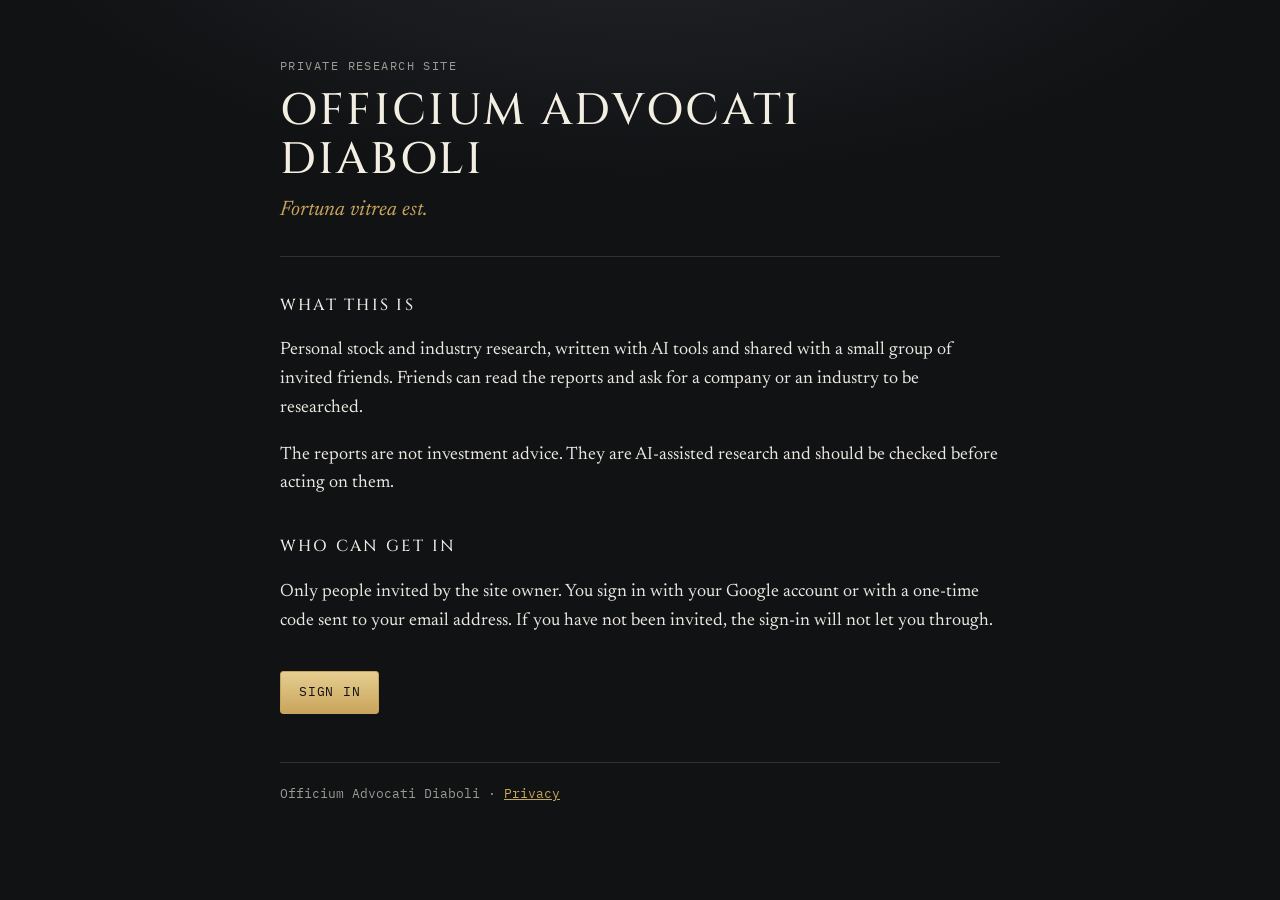
<file: about.html>
<!doctype html>
<html lang="en">
<head>
<meta charset="utf-8">
<meta name="viewport" content="width=device-width,initial-scale=1,viewport-fit=cover">
<title>Officium Advocati Diaboli</title>
<meta name="description" content="A private site of stock and industry research, shared with invited friends.">
<link rel="preconnect" href="https://fonts.googleapis.com">
<link rel="preconnect" href="https://fonts.gstatic.com" crossorigin>
<link rel="stylesheet" href="https://fonts.googleapis.com/css2?family=Cinzel:wght@500&family=IBM+Plex+Mono:wght@400;500&family=Newsreader:ital,opsz,wght@0,6..72,400;1,6..72,400&display=swap">
<style>
/* Public page: the only one reachable without signing in (with privacy.html), so it carries its own styles
   instead of site.css, which sits behind the sign-in. Same palette as the site. */
:root { --bg: #111214; --surface: #191b1e; --ink: #ebe8e1; --muted: #9c9a93; --rule: #2d3035; --accent: #c9a55c; color-scheme: dark; }
* { box-sizing: border-box; }
html { background: var(--bg); }
body { margin: 0; min-height: 100vh; background: radial-gradient(900px 420px at 50% -120px, #24272c 0%, rgba(36, 39, 44, 0) 70%), var(--bg);
  color: var(--ink); font-family: "Newsreader", Georgia, serif; font-size: 18px; line-height: 1.6; padding: 0 16px 64px; }
.wrap { max-width: 720px; margin: 0 auto; }
.top { padding: 56px 0 28px; border-bottom: 1px solid var(--rule); }
.eyebrow { font-family: "IBM Plex Mono", ui-monospace, monospace; font-size: 12px; letter-spacing: .12em; text-transform: uppercase; color: var(--muted); }
h1 { font-family: "Cinzel", "Times New Roman", serif; font-weight: 500; font-size: clamp(26px, 6vw, 44px); line-height: 1.1; letter-spacing: .06em;
  text-transform: uppercase; margin: 12px 0 10px; color: #f3eee2; }
.motto { margin: 0; font-style: italic; color: var(--accent); font-size: 21px; }
h2 { font-family: "Cinzel", serif; font-weight: 500; font-size: 16px; letter-spacing: .14em; text-transform: uppercase; margin: 36px 0 8px; }
p, li { color: var(--ink); }
.muted { color: var(--muted); }
a { color: var(--accent); }
.btn { display: inline-block; margin-top: 18px; font-family: "IBM Plex Mono", monospace; font-size: 13px; letter-spacing: .06em; text-transform: uppercase;
  color: var(--bg); background: linear-gradient(180deg, #e6cd90, var(--accent)); border: 1px solid var(--accent); border-radius: 3px; padding: 10px 18px; text-decoration: none; }
footer { margin-top: 48px; padding-top: 20px; border-top: 1px solid var(--rule); font-family: "IBM Plex Mono", monospace; font-size: 12.5px; color: var(--muted); }
</style>
</head>
<body>
<div class="wrap">
  <header class="top">
    <div class="eyebrow">Private research site</div>
    <h1>Officium Advocati Diaboli</h1>
    <p class="motto">Fortuna vitrea est.</p>
  </header>

  <h2>What this is</h2>
  <p>Personal stock and industry research, written with AI tools and shared with a small group of invited friends. Friends can read the reports and ask for a company or an industry to be researched.</p>
  <p>The reports are not investment advice. They are AI-assisted research and should be checked before acting on them.</p>

  <h2>Who can get in</h2>
  <p>Only people invited by the site owner. You sign in with your Google account or with a one-time code sent to your email address. If you have not been invited, the sign-in will not let you through.</p>
  <a class="btn" href="./">Sign in</a>

  <footer>Officium Advocati Diaboli · <a href="privacy">Privacy</a></footer>
</div>
</body>
</html>
</file>
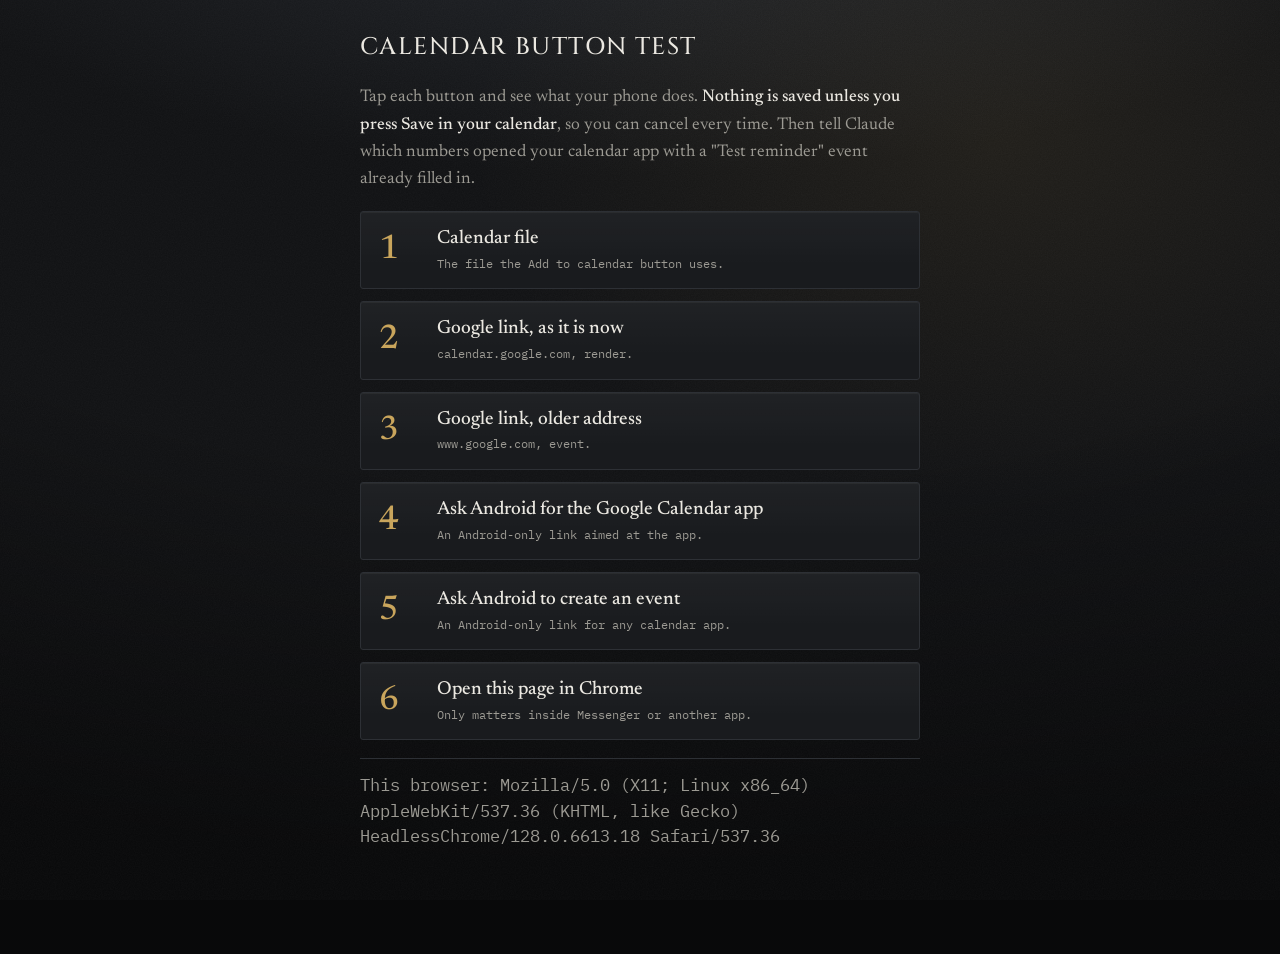
<file: calendar-test.html>
<!doctype html>
<html lang="en">
<head>
<meta charset="utf-8">
<meta name="viewport" content="width=device-width,initial-scale=1">
<meta name="robots" content="noindex">
<title>Calendar button test · Officium Advocati Diaboli</title>
<link rel="icon" type="image/png" href="brand/favicon.png">
<link rel="stylesheet" href="https://fonts.googleapis.com/css2?family=Cinzel:wght@500&family=IBM+Plex+Mono:wght@400;500&family=Newsreader:opsz,wght@6..72,400;6..72,500&display=swap">
<link rel="stylesheet" href="site.css">
<style>
/* A temporary page for trying, on a real phone, which kind of link opens the calendar app with the event filled in.
   Delete it once the report page uses the one that works. */
.t-wrap { max-width: 560px; margin-inline: auto; padding-block: 28px 40px; display: grid; gap: 18px; }
.t-wrap h1 { font-family: var(--f-title); font-weight: 500; font-size: 24px; letter-spacing: .06em; text-transform: uppercase; margin: 0; }
.t-wrap p { margin: 0; color: var(--muted); font-size: 17px; }
.t-wrap p b { color: var(--ink); font-weight: 500; }
.t-list { list-style: none; margin: 0; padding: 0; display: grid; gap: 12px; }
.t-list a {
  display: grid; grid-template-columns: 44px minmax(0, 1fr); gap: 4px 14px; align-items: center; text-decoration: none; color: var(--ink);
  padding: 16px 18px; border: 1px solid var(--rule); border-radius: 3px;
  background: linear-gradient(180deg, rgba(255, 255, 255, .03), rgba(255, 255, 255, 0) 70%), var(--surface);
  box-shadow: inset 0 1px 0 rgba(255, 255, 255, .045);
}
.t-list a:active { border-color: var(--accent); }
.t-list .n { grid-row: 1 / 3; font-family: var(--f-body); font-weight: 500; font-size: 34px; line-height: 1; color: var(--accent); }
.t-list b { font-family: var(--f-body); font-weight: 500; font-size: 19px; line-height: 1.2; }
.t-list span { font-family: var(--f-mono); font-size: 12px; line-height: 1.45; color: var(--muted); }
.t-note { font-family: var(--f-mono); font-size: 12.5px; line-height: 1.5; color: var(--muted); border-top: 1px solid var(--rule); padding-top: 14px; overflow-wrap: anywhere; }
.t-flag { font-family: var(--f-mono); font-size: 13px; line-height: 1.5; color: var(--warn); background: var(--warn-soft); border-radius: 3px; padding: 10px 12px; }
</style>
</head>
<body>
<div class="wrap t-wrap">
  <h1>Calendar button test</h1>
  <p>Tap each button and see what your phone does. <b>Nothing is saved unless you press Save in your calendar</b>, so you can cancel every time. Then tell Claude which numbers opened your calendar app with a "Test reminder" event already filled in.</p>
  <p class="t-flag" id="came" hidden></p>
  <p class="t-flag" id="inapp" hidden>This page is open inside another app's built-in browser. Try the buttons here first, then tap 6 and try them again in Chrome.</p>
  <ol class="t-list" id="list"></ol>
  <p class="t-note" id="ua"></p>
</div>
<script>
const day = new Date(Date.now() + 864e5), next = new Date(Date.now() + 2 * 864e5);
const ymd = d => d.toISOString().slice(0, 10).replaceAll("-", "");
const title = "Test reminder (delete me)", notes = "Test from the reports site.\nLine two of the notes.";
const here = location.origin + location.pathname;
const q = "action=TEMPLATE&text=" + encodeURIComponent(title) + "&dates=" + ymd(day) + "/" + ymd(next) + "&details=" + encodeURIComponent(notes);
const back = n => encodeURIComponent(here + "?fell-back=" + n);
const utc = d => Date.UTC(d.getUTCFullYear(), d.getUTCMonth(), d.getUTCDate());
const tests = [
  ["Calendar file", "The file the Add to calendar button uses.", "calendar/pentair-2026-10-23-q3-2026-results.ics"],
  ["Google link, as it is now", "calendar.google.com, render.", "https://calendar.google.com/calendar/render?" + q],
  ["Google link, older address", "www.google.com, event.", "https://www.google.com/calendar/event?" + q],
  ["Ask Android for the Google Calendar app", "An Android-only link aimed at the app.", "intent://calendar.google.com/calendar/render?" + q + "#Intent;scheme=https;package=com.google.android.calendar;S.browser_fallback_url=" + back(4) + ";end"],
  ["Ask Android to create an event", "An Android-only link for any calendar app.", "intent:#Intent;action=android.intent.action.INSERT;type=vnd.android.cursor.dir/event;S.title=" + encodeURIComponent(title) + ";S.description=" + encodeURIComponent(notes) + ";l.beginTime=" + utc(day) + ";l.endTime=" + utc(next) + ";B.allDay=true;S.browser_fallback_url=" + back(5) + ";end"],
  ["Open this page in Chrome", "Only matters inside Messenger or another app.", "intent://" + location.host + location.pathname + "#Intent;scheme=https;package=com.android.chrome;S.browser_fallback_url=" + back(6) + ";end"],
];
document.getElementById("list").innerHTML = tests.map(([name, hint, url], i) =>
  `<li><a href="${url.replace(/&/g, "&amp;").replace(/"/g, "&quot;")}"><span class="n">${i + 1}</span><b>${name}</b><span>${hint}</span></a></li>`).join("");
const fell = new URLSearchParams(location.search).get("fell-back");
if (fell) { const el = document.getElementById("came"); el.hidden = false; el.textContent = `Button ${fell} was not accepted by this phone and came back here. That counts as "did not work".`; }
const ua = navigator.userAgent;
if (/FBAN|FBAV|FB_IAB|Messenger|Instagram|Line\/|TikTok|; wv\)/i.test(ua)) document.getElementById("inapp").hidden = false;
document.getElementById("ua").textContent = "This browser: " + ua;
</script>
</body>
</html>
</file>
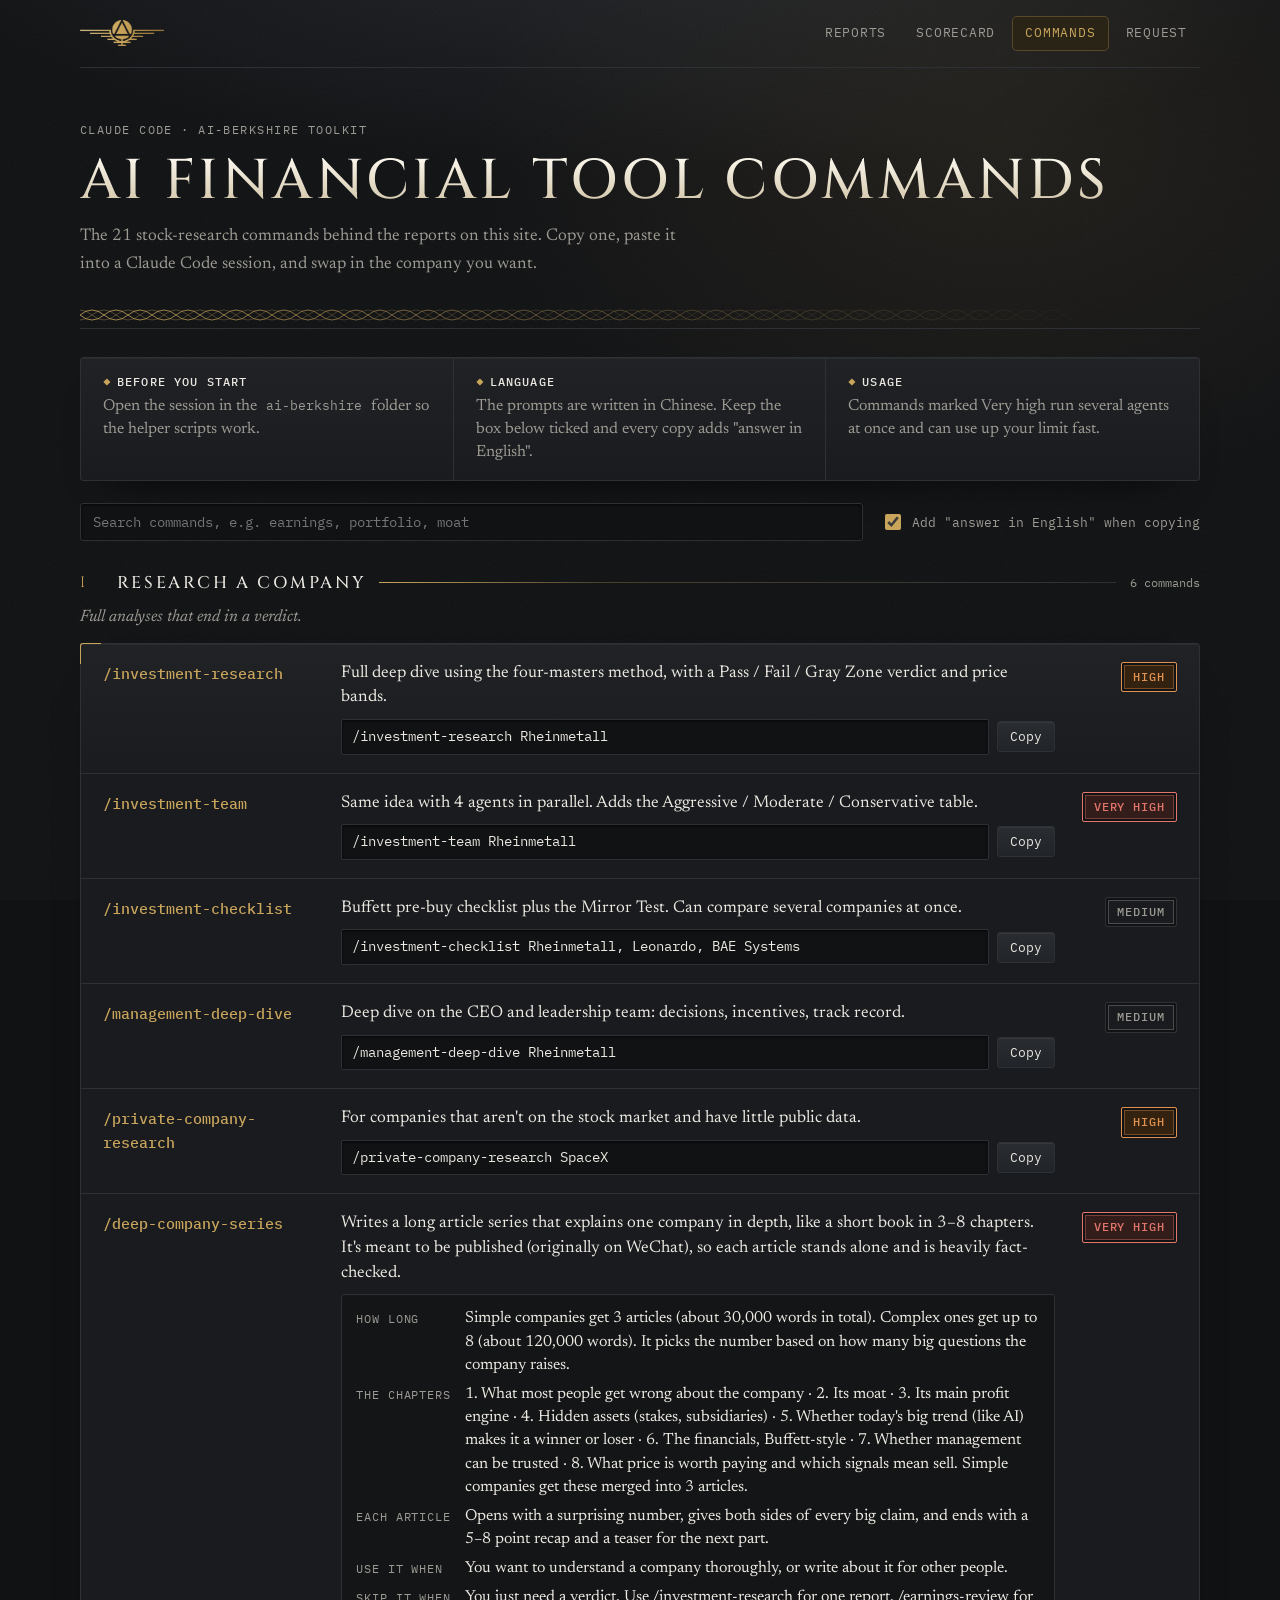
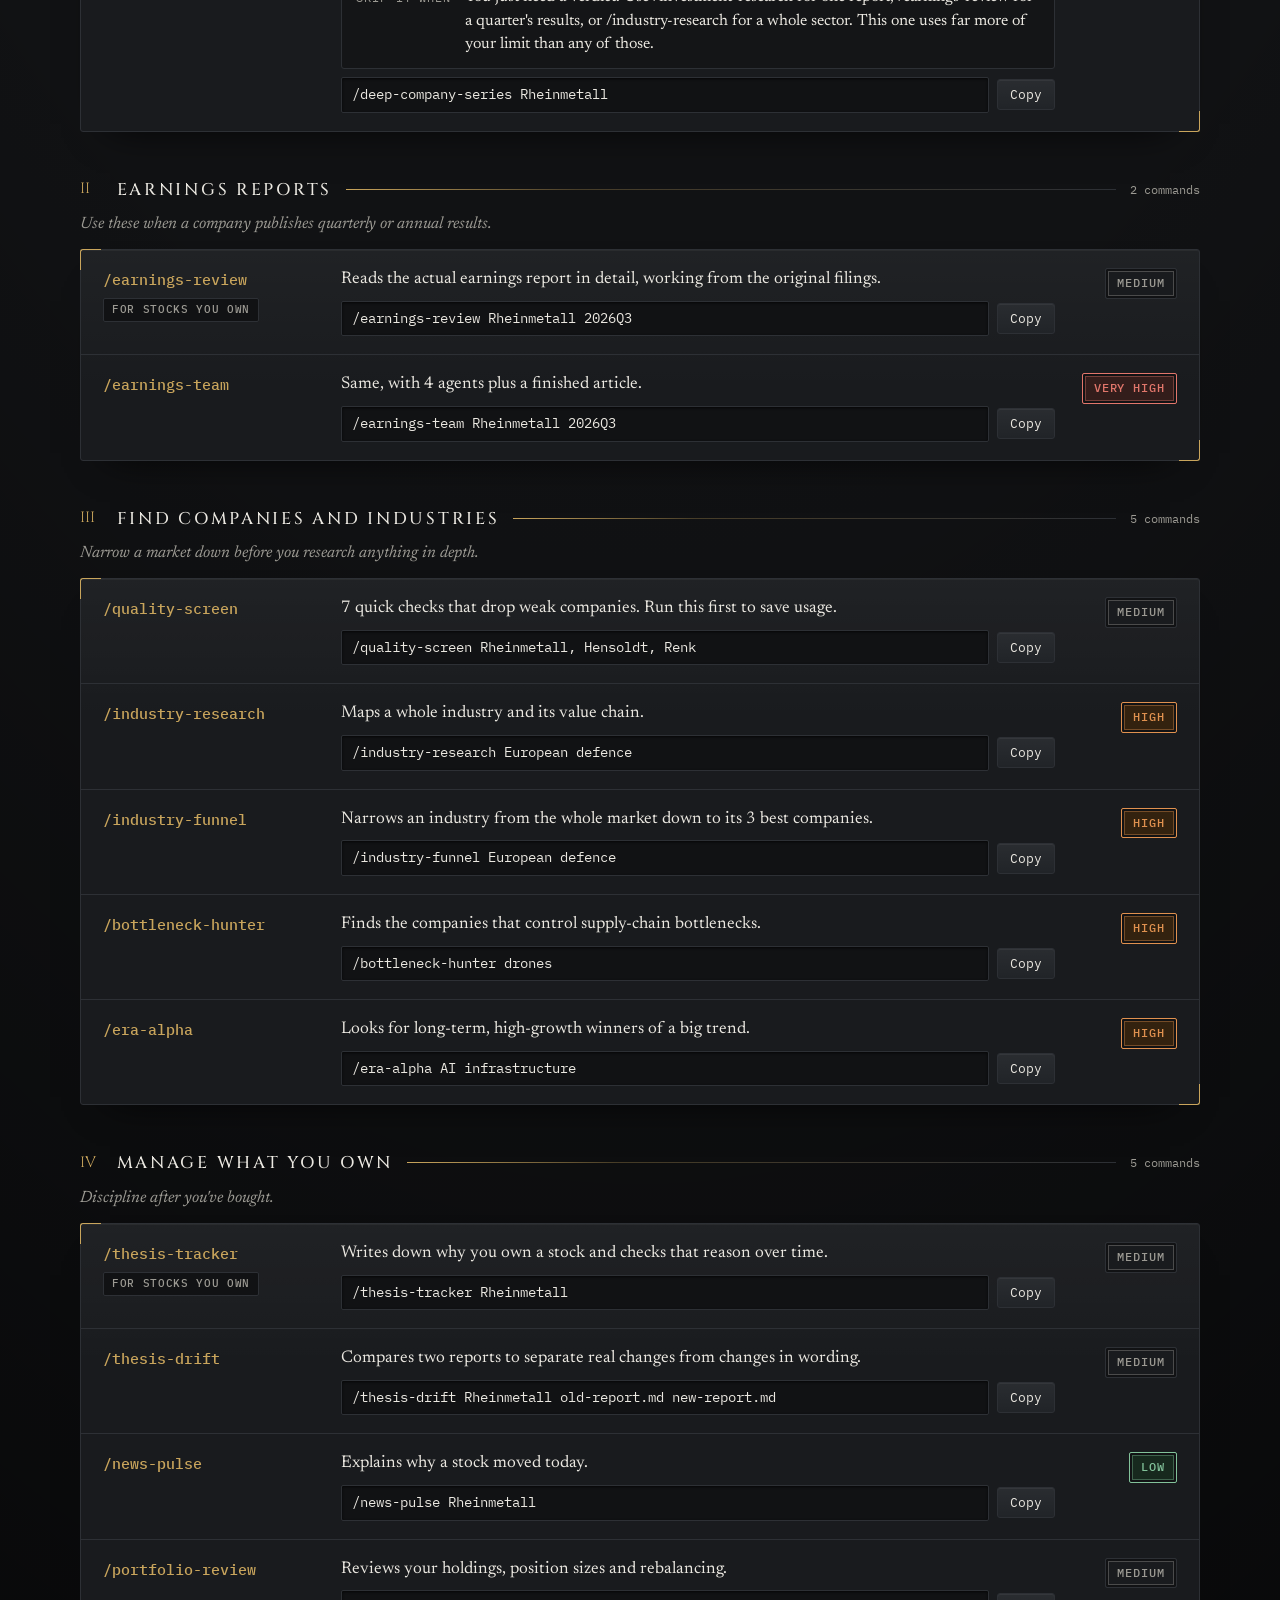
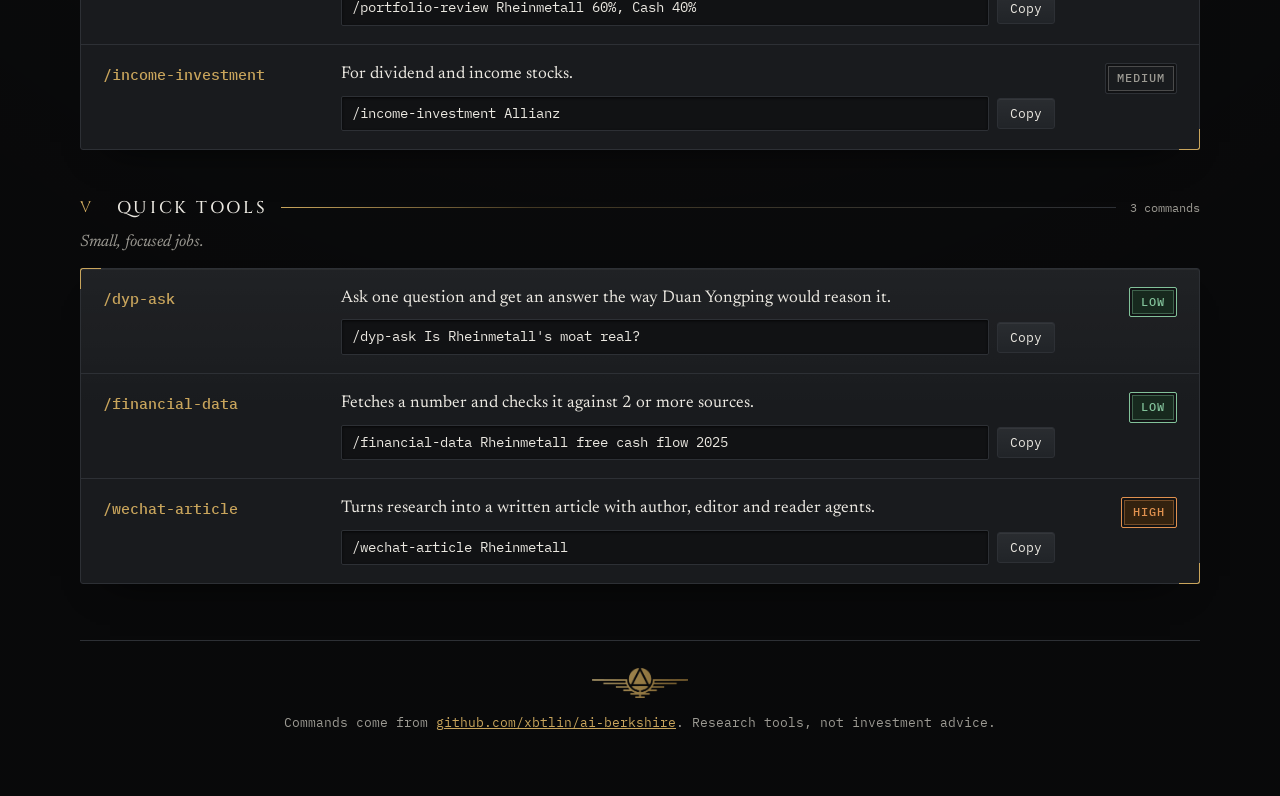
<file: commands.html>
<!doctype html>
<html lang="en">
<head>
<meta charset="utf-8">
<meta name="viewport" content="width=device-width,initial-scale=1,viewport-fit=cover">
<title>AI Financial Tool Commands · Officium Advocati Diaboli</title>
<meta name="description" content="The 21 stock-research commands behind the Officium Advocati Diaboli reports, with examples and usage cost.">
<meta property="og:type" content="website">
<meta property="og:site_name" content="Officium Advocati Diaboli">
<meta property="og:title" content="AI Financial Tool Commands">
<meta property="og:description" content="The 21 stock-research commands behind these reports, with examples and usage cost.">
<meta property="og:url" content="https://turnivor.github.io/investment-reports/commands.html">
<meta property="og:image" content="https://turnivor.github.io/investment-reports/og.png">
<meta property="og:image:width" content="1200">
<meta property="og:image:height" content="630">
<meta name="twitter:card" content="summary_large_image">
<link rel="icon" type="image/png" href="brand/favicon.png">
<link rel="apple-touch-icon" href="brand/apple-touch-icon.png">
<link rel="preconnect" href="https://fonts.googleapis.com">
<link rel="preconnect" href="https://fonts.gstatic.com" crossorigin>
<link rel="stylesheet" href="https://fonts.googleapis.com/css2?family=Cinzel:wght@500;700&family=IBM+Plex+Mono:wght@400;500&family=IBM+Plex+Sans+Condensed:wght@500;600;700&family=Newsreader:ital,opsz,wght@0,6..72,400;0,6..72,500;0,6..72,600;1,6..72,400&display=swap">
<link rel="stylesheet" href="site.css">
<style>
/* Layout: same masthead as the reports page; a strip of three tips; sticky search bar; commands grouped by job in one panel per group, each row = name · what it does · example + copy · usage cost. */
.mast > * { animation: rise .7s cubic-bezier(.2, .7, .2, 1) both; }
.mast > :nth-child(2) { animation-delay: .08s; }
.mast > :nth-child(3) { animation-delay: .16s; }
.tips {
  display: grid; grid-template-columns: repeat(auto-fit, minmax(240px, 1fr)); margin-top: 28px; overflow: hidden;
  border: 1px solid var(--rule); border-radius: 3px;
  background: linear-gradient(180deg, rgba(255, 255, 255, .03), rgba(255, 255, 255, 0)), var(--surface);
  box-shadow: inset 0 1px 0 rgba(255, 255, 255, .045), 0 22px 40px -30px #000;
  animation: rise .7s cubic-bezier(.2, .7, .2, 1) .22s both;
}
.tip { min-width: 0; padding: 16px 22px; font-size: 16px; line-height: 1.45; color: var(--muted); box-shadow: -1px 0 0 var(--rule), 0 -1px 0 var(--rule); }
.tip b { display: block; font-family: var(--f-mono); font-weight: 500; font-size: 11.5px; letter-spacing: .1em; text-transform: uppercase; color: var(--ink); margin-bottom: 4px; }
.tip b::before { content: ""; display: inline-block; width: 5px; height: 5px; margin-right: 9px; background: var(--accent); transform: rotate(45deg) translateY(-2px); }
.tip code { font-family: var(--f-mono); font-size: .82em; background: var(--code-bg); padding: 1px 5px; border-radius: 3px; overflow-wrap: anywhere; }

.bar { z-index: 2; padding-block: 22px 12px; display: flex; flex-wrap: wrap; gap: 10px 18px; align-items: center; }
.bar input[type=search] { flex: 1 1 260px; min-width: 0; font-family: var(--f-mono); font-size: 14px; padding: 9px 12px; border: 1px solid var(--rule); border-radius: 3px; background: var(--bg); color: var(--ink); box-shadow: inset 0 1px 3px rgba(0, 0, 0, .7); transition: border-color .15s ease; }
.bar input[type=search]:hover { border-color: var(--muted); }
.bar input[type=search]:focus-visible { border-color: var(--accent); outline-offset: 0; }
.bar label { display: flex; gap: 8px; align-items: center; font-family: var(--f-mono); font-size: 12.5px; color: var(--muted); cursor: pointer; }
.bar input[type=checkbox] { accent-color: var(--accent); width: 16px; height: 16px; }

section.group { animation: rise .5s cubic-bezier(.2, .7, .2, 1) both; animation-delay: calc(var(--i, 0) * 60ms + 120ms); }
section.group .sect { padding-top: 44px; }
section.group:first-child .sect { padding-top: 16px; }
section.group > p { margin: 0; color: var(--muted); font-size: 16.5px; font-style: italic; }
/* one panel per group: lit from above, shadowed below, gold brackets on two corners */
.list {
  position: relative; margin-top: 12px; border: 1px solid var(--rule); border-radius: 3px;
  background: linear-gradient(180deg, rgba(255, 255, 255, .03), rgba(255, 255, 255, 0) 140px), var(--surface);
  box-shadow: inset 0 1px 0 rgba(255, 255, 255, .045), 0 22px 40px -30px #000;
}
.list::before, .list::after { content: ""; position: absolute; width: 20px; height: 20px; pointer-events: none; }
.list::before { left: -1px; top: -1px; border-left: 1px solid var(--accent); border-top: 1px solid var(--accent); border-top-left-radius: 3px; }
.list::after { right: -1px; bottom: -1px; border-right: 1px solid var(--accent); border-bottom: 1px solid var(--accent); border-bottom-right-radius: 3px; }
.row { display: grid; grid-template-columns: minmax(170px, 220px) minmax(0, 1fr) 104px; gap: 6px 18px; align-items: start; padding: 18px 22px; transition: background-color .15s ease; }
.row:not([hidden]) ~ .row:not([hidden]) { border-top: 1px solid var(--rule); }
.row:hover { background: rgba(201, 165, 92, .035); }
.name { font-family: var(--f-mono); font-weight: 500; font-size: 15px; color: var(--accent); overflow-wrap: anywhere; display: grid; gap: 6px; justify-items: start; }
.name .tag { font-size: 11px; letter-spacing: .06em; text-transform: uppercase; color: var(--muted); border: 1px solid var(--rule); border-radius: 2px; padding: 2px 8px; background: var(--bg); }
.body { min-width: 0; display: grid; gap: 8px; }
.what { margin: 0; font-size: 17px; line-height: 1.45; }
.more { display: grid; grid-template-columns: max-content minmax(0, 1fr); gap: 6px 14px; margin: 0; padding: 12px 14px; background: rgba(0, 0, 0, .22); border: 1px solid var(--rule); border-radius: 3px; font-size: 16px; line-height: 1.45; }
.more dt { font-family: var(--f-mono); font-size: 11.5px; letter-spacing: .08em; text-transform: uppercase; color: var(--muted); padding-top: 4px; }
.more dd { margin: 0; min-width: 0; }
.ex { display: flex; gap: 8px; align-items: center; min-width: 0; }
.ex code { flex: 1; min-width: 0; font-family: var(--f-mono); font-size: 13.5px; background: var(--bg); border: 1px solid var(--rule); box-shadow: inset 0 1px 3px rgba(0, 0, 0, .7); padding: 6px 10px; border-radius: 2px; overflow-x: auto; white-space: nowrap; }
.copy { font-family: var(--f-mono); font-size: 13px; color: var(--ink); background: linear-gradient(180deg, rgba(255, 255, 255, .04), rgba(255, 255, 255, 0)), var(--raised); border: 1px solid var(--rule); border-radius: 3px; box-shadow: inset 0 1px 0 rgba(255, 255, 255, .05); padding: 6px 12px; cursor: pointer; white-space: nowrap; transition: border-color .15s ease, color .15s ease; }
.copy:hover { border-color: var(--accent); color: var(--accent); }
.copy.done { color: var(--good); background: var(--good-soft); border-color: var(--good); }
.cost { justify-self: end; }
.empty { padding: 28px 0; color: var(--muted); font-family: var(--f-mono); font-size: 14px; }
@media (max-width: 700px) {
  .row { grid-template-columns: minmax(0, 1fr) auto; padding: 16px 16px; }
  .row .body { grid-column: 1 / -1; grid-row: 2; }
  .more { grid-template-columns: minmax(0, 1fr); }
  .more dd { margin-bottom: 6px; }
}
</style>
</head>
<body>
<div class="wrap">
  <nav class="nav" aria-label="Site">
    <a class="brand" href="./" aria-label="Officium Advocati Diaboli, home" title="Officium Advocati Diaboli"><span class="sigil" aria-hidden="true"></span></a>
    <ul>
      <li><a href="./">Reports</a></li>
      <li><a href="./#scorecard">Scorecard</a></li>
      <li><a href="commands.html" aria-current="page">Commands</a></li>
      <li><a href="request.html">Request</a></li>
    </ul>
  </nav>

  <header class="mast">
    <div class="eyebrow">Claude Code · ai-berkshire toolkit</div>
    <h1>AI Financial Tool Commands</h1>
    <p>The 21 stock-research commands behind the reports on this site. Copy one, paste it into a Claude Code session, and swap in the company you want.</p>
  </header>

  <div class="tips">
    <div class="tip"><b>Before you start</b>Open the session in the <code>ai-berkshire</code> folder so the helper scripts work.</div>
    <div class="tip"><b>Language</b>The prompts are written in Chinese. Keep the box below ticked and every copy adds "answer in English".</div>
    <div class="tip"><b>Usage</b>Commands marked Very high run several agents at once and can use up your limit fast.</div>
  </div>

  <div class="bar">
    <input type="search" id="q" placeholder="Search commands, e.g. earnings, portfolio, moat" aria-label="Search commands">
    <label for="en"><input type="checkbox" id="en" checked> Add "answer in English" when copying</label>
  </div>

  <div id="groups"></div>
  <p class="empty" id="none" hidden>No command matches that search.</p>

  <footer class="foot"><span class="sigil" aria-hidden="true"></span>Commands come from <a href="https://github.com/xbtlin/ai-berkshire" target="_blank" rel="noopener">github.com/xbtlin/ai-berkshire</a>. Research tools, not investment advice.</footer>
</div>

<script>
const GROUPS = [
  { title: "Research a company", note: "Full analyses that end in a verdict.", items: [
    ["/investment-research", "Full deep dive using the four-masters method, with a Pass / Fail / Gray Zone verdict and price bands.", "/investment-research Rheinmetall", "high"],
    ["/investment-team", "Same idea with 4 agents in parallel. Adds the Aggressive / Moderate / Conservative table.", "/investment-team Rheinmetall", "vhigh"],
    ["/investment-checklist", "Buffett pre-buy checklist plus the Mirror Test. Can compare several companies at once.", "/investment-checklist Rheinmetall, Leonardo, BAE Systems", "med"],
    ["/management-deep-dive", "Deep dive on the CEO and leadership team: decisions, incentives, track record.", "/management-deep-dive Rheinmetall", "med"],
    ["/private-company-research", "For companies that aren't on the stock market and have little public data.", "/private-company-research SpaceX", "high"],
    ["/deep-company-series", "Writes a long article series that explains one company in depth, like a short book in 3–8 chapters. It's meant to be published (originally on WeChat), so each article stands alone and is heavily fact-checked.", "/deep-company-series Rheinmetall", "vhigh", false, [
      ["How long", "Simple companies get 3 articles (about 30,000 words in total). Complex ones get up to 8 (about 120,000 words). It picks the number based on how many big questions the company raises."],
      ["The chapters", "1. What most people get wrong about the company · 2. Its moat · 3. Its main profit engine · 4. Hidden assets (stakes, subsidiaries) · 5. Whether today's big trend (like AI) makes it a winner or loser · 6. The financials, Buffett-style · 7. Whether management can be trusted · 8. What price is worth paying and which signals mean sell. Simple companies get these merged into 3 articles."],
      ["Each article", "Opens with a surprising number, gives both sides of every big claim, and ends with a 5–8 point recap and a teaser for the next part."],
      ["Use it when", "You want to understand a company thoroughly, or write about it for other people."],
      ["Skip it when", "You just need a verdict. Use /investment-research for one report, /earnings-review for a quarter's results, or /industry-research for a whole sector. This one uses far more of your limit than any of those."],
    ]],
  ]},
  { title: "Earnings reports", note: "Use these when a company publishes quarterly or annual results.", items: [
    ["/earnings-review", "Reads the actual earnings report in detail, working from the original filings.", "/earnings-review Rheinmetall 2026Q3", "med", true],
    ["/earnings-team", "Same, with 4 agents plus a finished article.", "/earnings-team Rheinmetall 2026Q3", "vhigh"],
  ]},
  { title: "Find companies and industries", note: "Narrow a market down before you research anything in depth.", items: [
    ["/quality-screen", "7 quick checks that drop weak companies. Run this first to save usage.", "/quality-screen Rheinmetall, Hensoldt, Renk", "med"],
    ["/industry-research", "Maps a whole industry and its value chain.", "/industry-research European defence", "high"],
    ["/industry-funnel", "Narrows an industry from the whole market down to its 3 best companies.", "/industry-funnel European defence", "high"],
    ["/bottleneck-hunter", "Finds the companies that control supply-chain bottlenecks.", "/bottleneck-hunter drones", "high"],
    ["/era-alpha", "Looks for long-term, high-growth winners of a big trend.", "/era-alpha AI infrastructure", "high"],
  ]},
  { title: "Manage what you own", note: "Discipline after you've bought.", items: [
    ["/thesis-tracker", "Writes down why you own a stock and checks that reason over time.", "/thesis-tracker Rheinmetall", "med", true],
    ["/thesis-drift", "Compares two reports to separate real changes from changes in wording.", "/thesis-drift Rheinmetall old-report.md new-report.md", "med"],
    ["/news-pulse", "Explains why a stock moved today.", "/news-pulse Rheinmetall", "low"],
    ["/portfolio-review", "Reviews your holdings, position sizes and rebalancing.", "/portfolio-review Rheinmetall 60%, Cash 40%", "med"],
    ["/income-investment", "For dividend and income stocks.", "/income-investment Allianz", "med"],
  ]},
  { title: "Quick tools", note: "Small, focused jobs.", items: [
    ["/dyp-ask", "Ask one question and get an answer the way Duan Yongping would reason it.", "/dyp-ask Is Rheinmetall's moat real?", "low"],
    ["/financial-data", "Fetches a number and checks it against 2 or more sources.", "/financial-data Rheinmetall free cash flow 2025", "low"],
    ["/wechat-article", "Turns research into a written article with author, editor and reader agents.", "/wechat-article Rheinmetall", "high"],
  ]},
];
const COST = { low: ["Low", "good"], med: ["Medium", "plain"], high: ["High", "warn"], vhigh: ["Very high", "bad"] };

const root = document.getElementById("groups");
const esc = s => s.replace(/[&<>"]/g, c => ({ "&": "&amp;", "<": "&lt;", ">": "&gt;", '"': "&quot;" }[c]));
const ROMAN = ["I", "II", "III", "IV", "V", "VI", "VII", "VIII", "IX", "X"];
root.innerHTML = GROUPS.map((g, n) => `
  <section class="group" style="--i:${n}">
    <div class="sect"><i class="rn" aria-hidden="true">${ROMAN[n] || n + 1}</i><h2>${esc(g.title)}</h2><span class="ct">${g.items.length} command${g.items.length === 1 ? "" : "s"}</span></div>
    <p>${esc(g.note)}</p>
    <div class="list">${g.items.map(([name, what, ex, cost, owned, more]) => `
      <div class="row" data-text="${esc((name + " " + what + " " + ex + " " + g.title).toLowerCase())}">
        <div class="name">${esc(name)}${owned ? '<span class="tag">For stocks you own</span>' : ""}</div>
        <div class="body">
          <p class="what">${esc(what)}</p>
          ${more ? `<dl class="more">${more.map(([k, v]) => `<dt>${esc(k)}</dt><dd>${esc(v)}</dd>`).join("")}</dl>` : ""}
          <div class="ex"><code>${esc(ex)}</code><button class="copy" type="button" data-cmd="${esc(ex)}">Copy</button></div>
        </div>
        <span class="chip cost ${COST[cost][1]}" title="Usage cost">${COST[cost][0]}</span>
      </div>`).join("")}
    </div>
  </section>`).join("");

const en = document.getElementById("en");
try { const v = localStorage.getItem("berkshire-en"); if (v !== null) en.checked = v === "1"; } catch (e) {}
en.addEventListener("change", () => { try { localStorage.setItem("berkshire-en", en.checked ? "1" : "0"); } catch (e) {} });

root.addEventListener("click", async e => {
  const btn = e.target.closest(".copy");
  if (!btn) return;
  const text = btn.dataset.cmd + (en.checked ? " (answer in English)" : "");
  try {
    await navigator.clipboard.writeText(text);
    btn.textContent = "Copied"; btn.classList.add("done");
  } catch (err) {
    const code = btn.previousElementSibling;
    const r = document.createRange(); r.selectNodeContents(code);
    const s = getSelection(); s.removeAllRanges(); s.addRange(r);
    btn.textContent = "Press Ctrl+C";
  }
  setTimeout(() => { btn.textContent = "Copy"; btn.classList.remove("done"); }, 1600);
});

// the search bar gets its backing only once it has stuck to the top
const bar = document.querySelector(".bar");
const setStuck = () => bar.classList.toggle("stuck", root.getBoundingClientRect().top < bar.getBoundingClientRect().bottom - .5);
window.addEventListener("scroll", setStuck, { passive: true });
setStuck();

const q = document.getElementById("q");
q.addEventListener("input", () => {
  const term = q.value.trim().toLowerCase();
  let shown = 0;
  document.querySelectorAll("section.group").forEach(sec => {
    let any = false;
    sec.querySelectorAll(".row").forEach(row => {
      const hit = !term || row.dataset.text.includes(term);
      row.hidden = !hit; if (hit) { any = true; shown++; }
    });
    sec.hidden = !any;
  });
  document.getElementById("none").hidden = shown > 0;
});
</script>
</body>
</html>
</file>
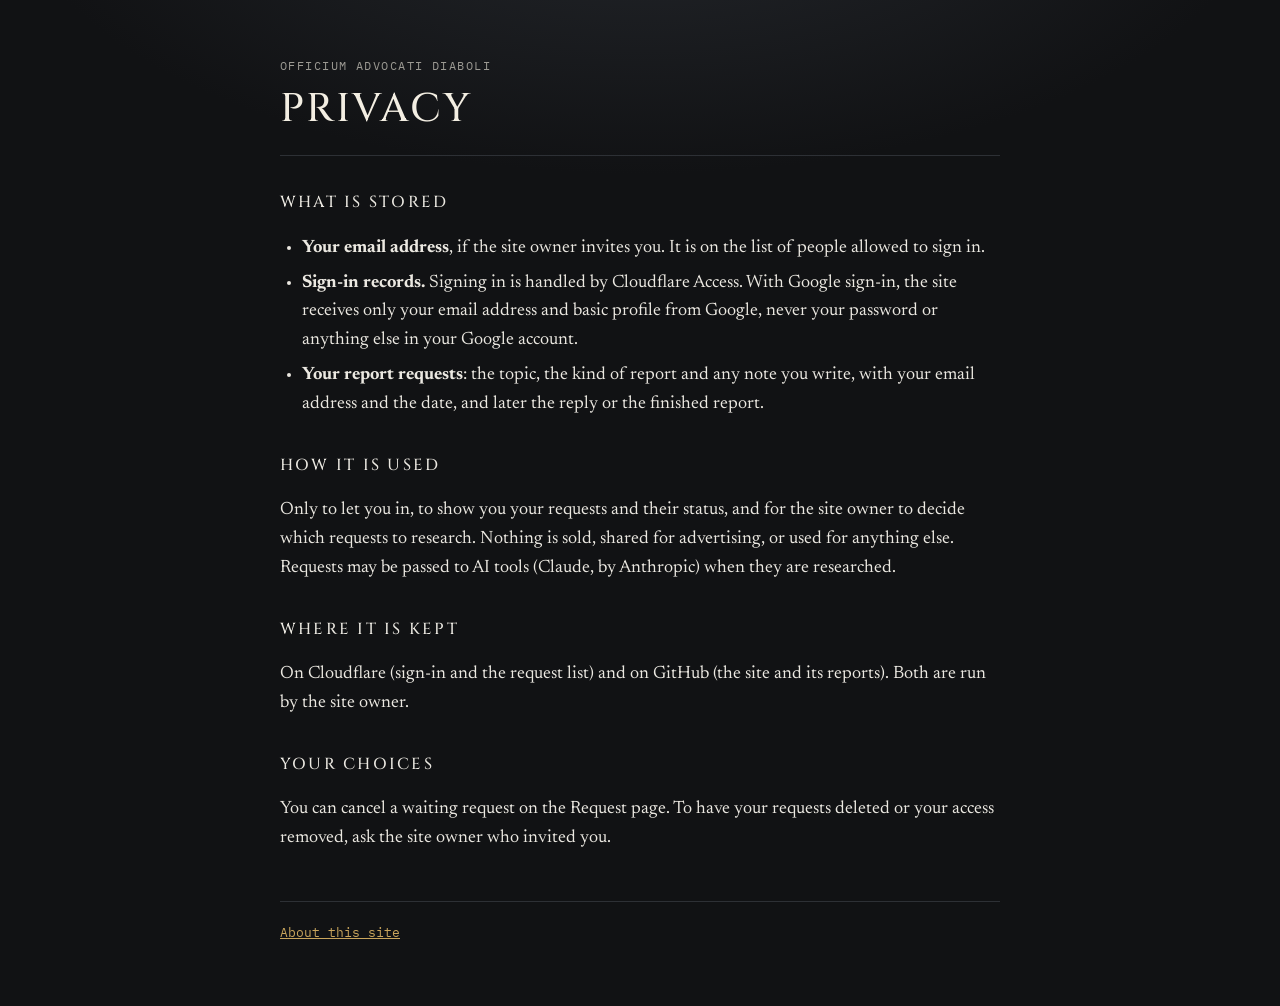
<file: privacy.html>
<!doctype html>
<html lang="en">
<head>
<meta charset="utf-8">
<meta name="viewport" content="width=device-width,initial-scale=1,viewport-fit=cover">
<title>Privacy · Officium Advocati Diaboli</title>
<meta name="description" content="What the Officium Advocati Diaboli site stores about the people who use it.">
<link rel="preconnect" href="https://fonts.googleapis.com">
<link rel="preconnect" href="https://fonts.gstatic.com" crossorigin>
<link rel="stylesheet" href="https://fonts.googleapis.com/css2?family=Cinzel:wght@500&family=IBM+Plex+Mono:wght@400;500&family=Newsreader:ital,opsz,wght@0,6..72,400;1,6..72,400&display=swap">
<style>
/* Public page (see about.html): its own styles, same palette as the site. */
:root { --bg: #111214; --ink: #ebe8e1; --muted: #9c9a93; --rule: #2d3035; --accent: #c9a55c; color-scheme: dark; }
* { box-sizing: border-box; }
html { background: var(--bg); }
body { margin: 0; min-height: 100vh; background: radial-gradient(900px 420px at 50% -120px, #24272c 0%, rgba(36, 39, 44, 0) 70%), var(--bg);
  color: var(--ink); font-family: "Newsreader", Georgia, serif; font-size: 18px; line-height: 1.6; padding: 0 16px 64px; }
.wrap { max-width: 720px; margin: 0 auto; }
.top { padding: 56px 0 24px; border-bottom: 1px solid var(--rule); }
.eyebrow { font-family: "IBM Plex Mono", ui-monospace, monospace; font-size: 12px; letter-spacing: .12em; text-transform: uppercase; color: var(--muted); }
h1 { font-family: "Cinzel", "Times New Roman", serif; font-weight: 500; font-size: clamp(26px, 6vw, 40px); line-height: 1.1; letter-spacing: .06em;
  text-transform: uppercase; margin: 12px 0 0; color: #f3eee2; }
h2 { font-family: "Cinzel", serif; font-weight: 500; font-size: 16px; letter-spacing: .14em; text-transform: uppercase; margin: 34px 0 8px; }
ul { padding-left: 1.2em; }
li + li { margin-top: 6px; }
a { color: var(--accent); }
footer { margin-top: 48px; padding-top: 20px; border-top: 1px solid var(--rule); font-family: "IBM Plex Mono", monospace; font-size: 12.5px; color: var(--muted); }
</style>
</head>
<body>
<div class="wrap">
  <header class="top">
    <div class="eyebrow">Officium Advocati Diaboli</div>
    <h1>Privacy</h1>
  </header>

  <h2>What is stored</h2>
  <ul>
    <li><b>Your email address</b>, if the site owner invites you. It is on the list of people allowed to sign in.</li>
    <li><b>Sign-in records.</b> Signing in is handled by Cloudflare Access. With Google sign-in, the site receives only your email address and basic profile from Google, never your password or anything else in your Google account.</li>
    <li><b>Your report requests</b>: the topic, the kind of report and any note you write, with your email address and the date, and later the reply or the finished report.</li>
  </ul>

  <h2>How it is used</h2>
  <p>Only to let you in, to show you your requests and their status, and for the site owner to decide which requests to research. Nothing is sold, shared for advertising, or used for anything else. Requests may be passed to AI tools (Claude, by Anthropic) when they are researched.</p>

  <h2>Where it is kept</h2>
  <p>On Cloudflare (sign-in and the request list) and on GitHub (the site and its reports). Both are run by the site owner.</p>

  <h2>Your choices</h2>
  <p>You can cancel a waiting request on the Request page. To have your requests deleted or your access removed, ask the site owner who invited you.</p>

  <footer><a href="about">About this site</a></footer>
</div>
</body>
</html>
</file>
<file: site.css>
/* Shared look for every page of Officium Advocati Diaboli: tokens, base type, top navigation, masthead, chips.
   One deliberate dark theme: layered graphite greys, warm off-white ink, antique gold as the only accent. */
:root {
  --bg: #111214;
  --surface: #191b1e;
  --raised: #212428;
  --ink: #ebe8e1;
  --muted: #9c9a93;
  --rule: #2d3035;
  --accent: #c9a55c;
  --accent-soft: #2a2416;
  --bad: #e2766b;     --bad-soft: #331d1b;
  --warn: #e0914f;    --warn-soft: #33220f;
  --good: #82c29a;    --good-soft: #17291e;
  --code-bg: #1e2024;
  --f-title: "Cinzel", "Trajan Pro", "Times New Roman", serif;
  --f-display: "IBM Plex Sans Condensed", "Arial Narrow", "Helvetica Neue", Arial, sans-serif;
  --f-body: "Newsreader", Georgia, "Times New Roman", serif;
  --f-mono: "IBM Plex Mono", ui-monospace, "SFMono-Regular", Menlo, Consolas, monospace;
  color-scheme: dark;
}

* { box-sizing: border-box; }
html { scroll-padding-top: env(safe-area-inset-top, 0px); background: var(--bg); }
img { max-width: 100%; }
[hidden] { display: none !important; }
body {
  margin: 0;
  /* depth: a warm glow where the seal sits, a cool lift at the top, and darker edges */
  background:
    radial-gradient(760px 520px at 78% 140px, rgba(201, 165, 92, .085) 0%, rgba(201, 165, 92, 0) 70%),
    radial-gradient(1100px 420px at 50% -120px, #24272c 0%, rgba(36, 39, 44, 0) 70%),
    radial-gradient(140% 90% at 50% 0%, rgba(0, 0, 0, 0) 55%, rgba(0, 0, 0, .5) 100%),
    var(--bg);
  background-repeat: no-repeat;
  overflow-x: clip;
  color: var(--ink);
  font-family: var(--f-body); font-size: 18px; line-height: 1.6;
  padding-inline: 16px; padding-block: 0 64px;
  min-height: 100vh;
}
/* paper grain over the flat greys */
body::before {
  content: ""; position: fixed; inset: 0; z-index: 0; pointer-events: none; opacity: .06;
  background-image: url("data:image/svg+xml,%3Csvg xmlns='http://www.w3.org/2000/svg' width='220' height='220'%3E%3Cfilter id='n'%3E%3CfeTurbulence type='fractalNoise' baseFrequency='.85' numOctaves='2' stitchTiles='stitch'/%3E%3CfeColorMatrix values='0 0 0 0 1 0 0 0 0 1 0 0 0 0 1 0 0 0 .55 0'/%3E%3C/filter%3E%3Crect width='100%25' height='100%25' filter='url(%23n)'/%3E%3C/svg%3E");
}
.wrap { position: relative; z-index: 1; max-width: 1120px; margin-inline: auto; }
a { color: var(--accent); }
::selection { background: var(--accent); color: var(--bg); }
:focus-visible { outline: 2px solid var(--accent); outline-offset: 2px; border-radius: 3px; }

/* ---------- Top navigation ---------- */
.nav { display: flex; flex-wrap: wrap; align-items: center; justify-content: space-between; gap: 6px 20px; padding-block: 16px; border-bottom: 1px solid var(--rule); }
.nav .brand { display: block; padding: 4px 0; border-radius: 4px; }
.nav .brand .sigil { width: 84px; transition: filter .15s ease; }
.nav .brand:hover .sigil { filter: brightness(1.2); }

/* ---------- Emblem: the winged disc, drawn in gold through a mask so it follows the palette ---------- */
.sigil {
  display: block; aspect-ratio: 866 / 273;
  background: linear-gradient(100deg, #e6cd90 0%, var(--accent) 45%, #a17c3a 100%);
  -webkit-mask: url(brand/emblem.png) center / contain no-repeat;
  mask: url(brand/emblem.png) center / contain no-repeat;
}
.nav ul { list-style: none; display: flex; flex-wrap: wrap; gap: 4px; margin: 0; padding: 0; }
.nav ul a {
  display: block; font-family: var(--f-mono); font-size: 13px; letter-spacing: .06em; text-transform: uppercase;
  color: var(--muted); text-decoration: none; padding: 6px 12px; border-radius: 5px; border: 1px solid transparent;
}
.nav ul a:hover { color: var(--ink); border-color: var(--rule); }
.nav ul a[aria-current="page"] { color: var(--accent); background: var(--accent-soft); border-color: rgba(201, 165, 92, .28); }
@media (max-width: 440px) { .nav ul { gap: 2px; } .nav ul a { font-size: 12px; padding: 6px 7px; letter-spacing: .03em; } }

/* ---------- Masthead ---------- */
.mast { position: relative; display: grid; gap: 12px; padding-block: 52px 50px; border-bottom: 1px solid var(--rule); }
/* engraved wave band, as on a share certificate, fading out to the right */
.mast::after {
  content: ""; position: absolute; left: 0; right: 0; bottom: 6px; height: 14px;
  background: url("data:image/svg+xml,%3Csvg xmlns='http://www.w3.org/2000/svg' width='48' height='14'%3E%3Cg fill='none' stroke='%23c9a55c' stroke-width='.8'%3E%3Cpath d='M0 7Q12 -3 24 7T48 7'/%3E%3Cpath d='M0 7Q12 17 24 7T48 7'/%3E%3Cpath d='M-12 7Q0 -3 12 7T36 7T60 7' opacity='.45'/%3E%3Cpath d='M-12 7Q0 17 12 7T36 7T60 7' opacity='.45'/%3E%3C/g%3E%3C/svg%3E") left center repeat-x;
  -webkit-mask: linear-gradient(90deg, #000 0%, rgba(0, 0, 0, .5) 40%, transparent 92%);
  mask: linear-gradient(90deg, #000 0%, rgba(0, 0, 0, .5) 40%, transparent 92%);
}
.mast.has-seal { grid-template-columns: minmax(0, 1fr) auto; align-items: center; gap: 12px 48px; }
.mast-text { display: grid; gap: 12px; min-width: 0; }
.mast .seal { display: block; width: clamp(240px, 30vw, 380px); height: auto; filter: drop-shadow(0 18px 40px rgba(201, 165, 92, .2)) drop-shadow(0 2px 3px rgba(0, 0, 0, .6)); }
/* the seal sits on a slow wheel of rays and a set of rings */
.seal-wrap { position: relative; display: grid; place-items: center; isolation: isolate; }
.seal-wrap::before, .seal-wrap::after { content: ""; position: absolute; z-index: -1; width: 150%; aspect-ratio: 1; border-radius: 50%; pointer-events: none; }
.seal-wrap::before {
  background: repeating-conic-gradient(from 0deg, rgba(201, 165, 92, .13) 0 1deg, transparent 1deg 6deg);
  -webkit-mask: radial-gradient(closest-side, transparent 24%, #000 34%, transparent 74%);
  mask: radial-gradient(closest-side, transparent 24%, #000 34%, transparent 74%);
  animation: turn 300s linear infinite;
}
.seal-wrap::after {
  background: repeating-radial-gradient(circle, transparent 0 25px, rgba(201, 165, 92, .1) 25px 26px);
  -webkit-mask: radial-gradient(closest-side, #000 20%, transparent 78%);
  mask: radial-gradient(closest-side, #000 20%, transparent 78%);
}
@keyframes turn { to { transform: rotate(360deg); } }
@keyframes rise { from { opacity: 0; transform: translateY(12px); } }
.mast-text > *, .seal-wrap { animation: rise .7s cubic-bezier(.2, .7, .2, 1) both; }
.mast-text > :nth-child(2) { animation-delay: .08s; }
.mast-text > :nth-child(3) { animation-delay: .16s; }
.seal-wrap { animation-delay: .12s; }
@media (max-width: 860px) {
  .mast.has-seal { grid-template-columns: minmax(0, 1fr); }
  .seal-wrap { order: -1; justify-self: start; margin-bottom: 6px; }
  .mast .seal { width: 200px; }
}
.eyebrow { font-family: var(--f-mono); font-size: 12px; letter-spacing: .12em; text-transform: uppercase; color: var(--muted); }
.mast h1 {
  font-family: var(--f-title); font-weight: 500; font-size: clamp(27px, 5.1vw, 56px); line-height: 1.08; margin: 0; letter-spacing: .06em; text-transform: uppercase; text-wrap: balance;
  background: linear-gradient(180deg, #f8f4e9 15%, #cdbf9f 100%); -webkit-background-clip: text; background-clip: text; color: transparent;
}
.motto { display: grid; gap: 2px; padding-block: 2px 8px; }
.motto i { font-family: var(--f-body); font-style: italic; font-weight: 500; font-size: clamp(22px, 3.4vw, 28px); line-height: 1.2; color: var(--accent); }
.motto span { font-family: var(--f-body); font-size: 17px; color: var(--muted); }
.mast p { margin: 0; max-width: 62ch; color: var(--muted); font-size: 17px; }
.disclaimer { font-family: var(--f-mono); font-size: 12.5px; color: var(--muted); }

/* ---------- Chips ---------- */
/* drawn like an ink stamp: a hard outer line and a fainter inner one */
.chip {
  display: inline-block; font-family: var(--f-mono); font-size: 11.5px; font-weight: 500; letter-spacing: .08em; text-transform: uppercase; line-height: 1.45;
  padding: 6px 11px; border-radius: 2px; border: 1px solid currentColor;
  box-shadow: inset 0 0 0 2px var(--bg), inset 0 0 0 3px color-mix(in srgb, currentColor 38%, transparent);
}
.chip.bad  { color: var(--bad);  background: var(--bad-soft); }
.chip.warn { color: var(--warn); background: var(--warn-soft); }
.chip.good { color: var(--good); background: var(--good-soft); }
.chip.plain { color: var(--muted); background: var(--surface); border-color: var(--rule); }

/* ---------- Section heading: numeral, title capitals, a gold rule running out to the count ---------- */
.sect { display: flex; align-items: center; gap: 14px; padding: 52px 0 8px; }
.sect:first-child { padding-top: 22px; }
.sect .rn { font-family: var(--f-title); font-style: normal; font-size: 15px; color: var(--accent); min-width: 1.5em; }
.sect h2 { font-family: var(--f-title); font-weight: 500; font-size: 17px; letter-spacing: .16em; text-transform: uppercase; color: var(--ink); margin: 0; }
.sect::after { content: ""; order: 1; flex: 1; min-width: 16px; height: 1px; background: linear-gradient(90deg, var(--accent) 0%, rgba(201, 165, 92, .3) 30%, var(--rule) 100%); }
.sect .ct { order: 2; font-family: var(--f-mono); font-size: 12px; color: var(--muted); white-space: nowrap; }
@media (max-width: 520px) { .sect { gap: 10px; } .sect h2 { font-size: 15px; letter-spacing: .12em; } }

/* ---------- Sticky bars: bare in the flow, with a full-width backing once stuck (each page toggles .stuck) ---------- */
.bar { position: sticky; top: env(safe-area-inset-top, 0px); }
.bar::before {
  content: ""; position: absolute; z-index: -1; top: calc(-1 * env(safe-area-inset-top, 0px)); bottom: 0; left: calc(50% - 50vw); width: 100vw;
  background: rgba(17, 18, 20, .86); -webkit-backdrop-filter: blur(12px); backdrop-filter: blur(12px);
  border-bottom: 1px solid var(--rule); opacity: 0; transition: opacity .2s ease; pointer-events: none;
}
.bar.stuck::before { opacity: 1; }

.foot { margin-top: 56px; padding-top: 26px; border-top: 1px solid var(--rule); font-family: var(--f-mono); font-size: 12.5px; color: var(--muted); text-align: center; }
.foot .sigil { width: 96px; margin: 0 auto 14px; opacity: .75; }

@media (prefers-reduced-motion: reduce) { *, *::before, *::after { transition: none !important; animation: none !important; scroll-behavior: auto !important; } }
</file>
